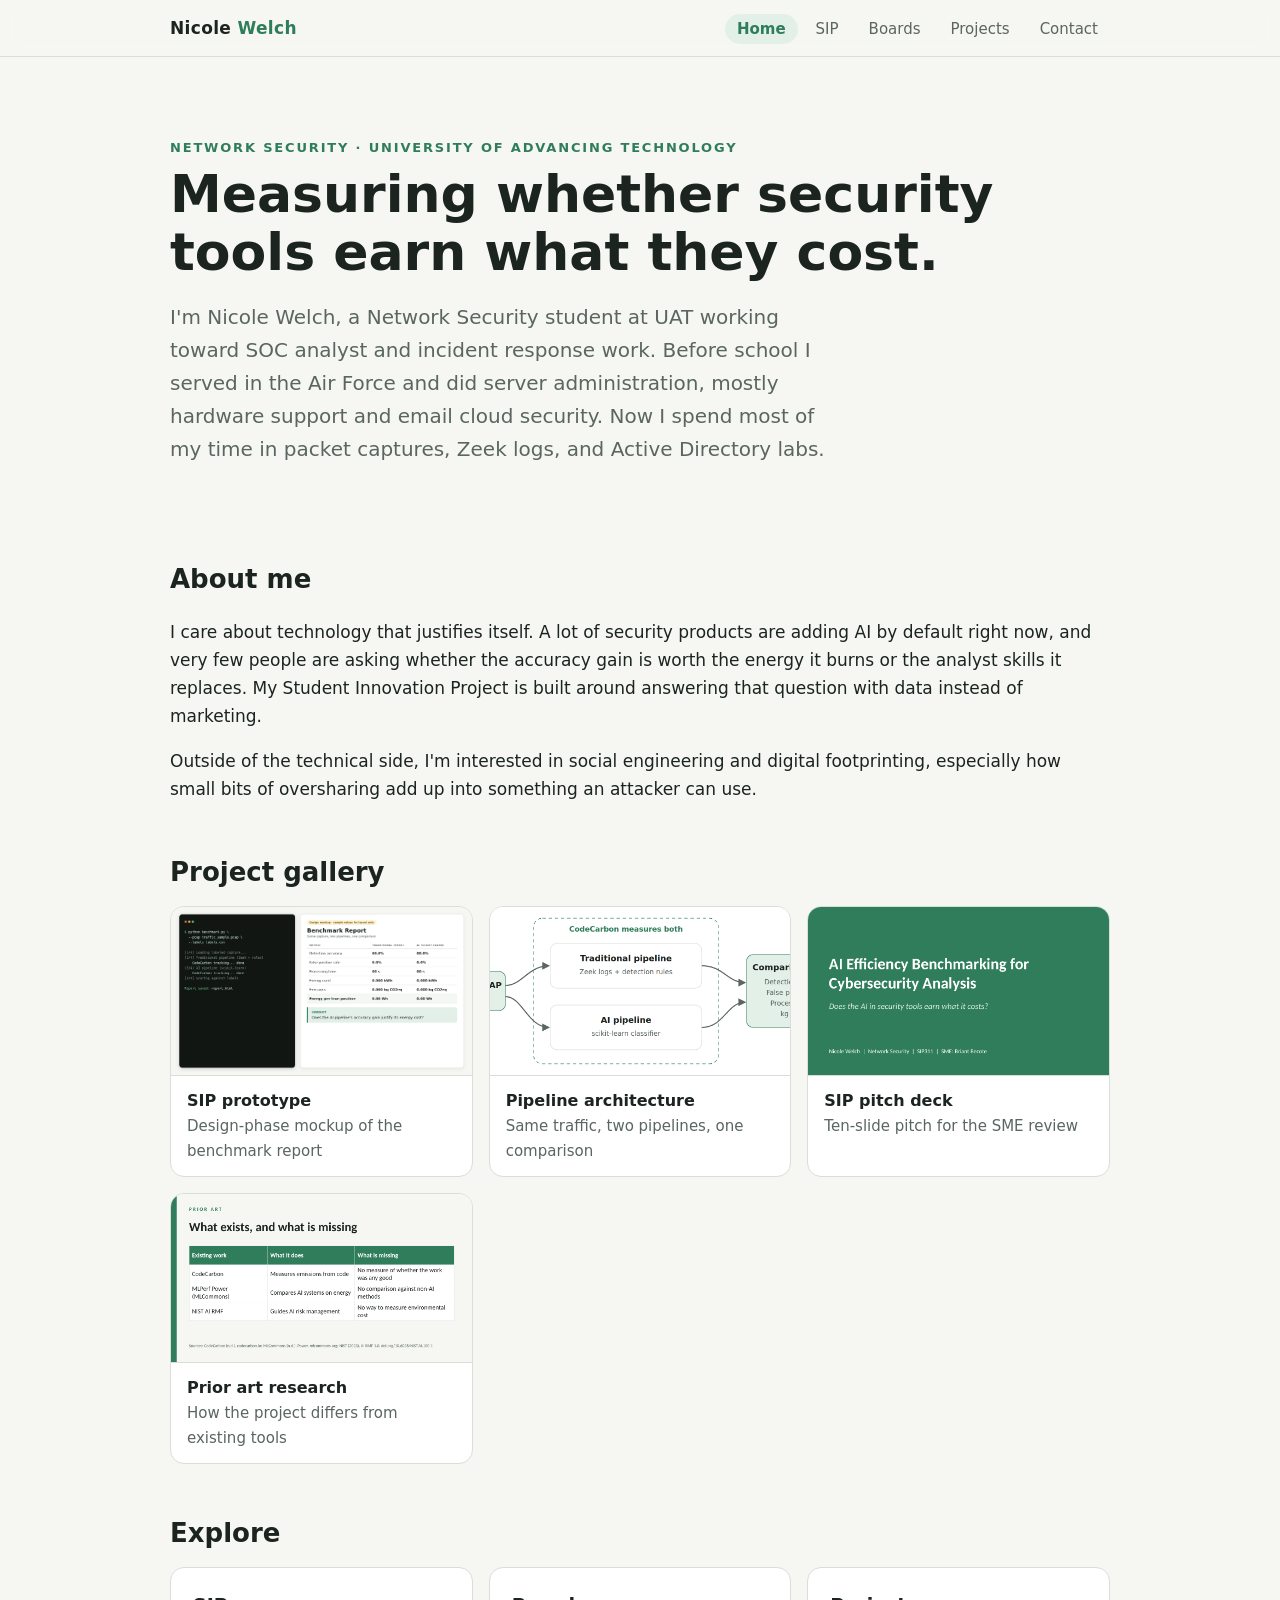
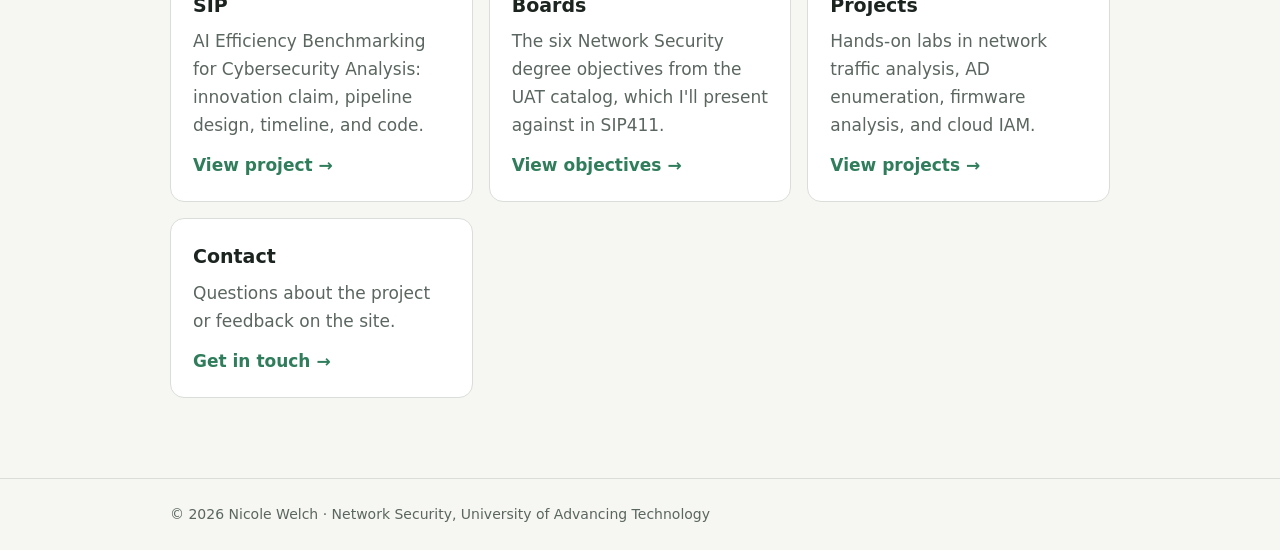
<file: index.html>
<!DOCTYPE html>
<html lang="en">
<head>
<meta charset="UTF-8">
<meta name="viewport" content="width=device-width, initial-scale=1.0">
<title>Nicole Welch | Network Security</title>
<meta name="description" content="Nicole Welch, Network Security student at the University of Advancing Technology. SIP portfolio and security projects.">
<link rel="stylesheet" href="style.css">
</head>
<body>
<header>
  <nav class="nav">
    <a class="brand" href="index.html">Nicole <span>Welch</span></a>
    <ul>
      <li><a class="link" href="index.html" aria-current="page">Home</a></li>
      <li><a class="link" href="sip.html">SIP</a></li>
      <li><a class="link" href="boards.html">Boards</a></li>
      <li><a class="link" href="projects.html">Projects</a></li>
      <li><a class="link" href="contact.html">Contact</a></li>
    </ul>
  </nav>
</header>
<main>
  <section class="hero">
    <p class="eyebrow">Network Security · University of Advancing Technology</p>
    <h1>Measuring whether security tools earn what they cost.</h1>
    <p class="lede">I'm Nicole Welch, a Network Security student at UAT working toward SOC analyst and incident response work. Before school I served in the Air Force and did server administration, mostly hardware support and email cloud security. Now I spend most of my time in packet captures, Zeek logs, and Active Directory labs.</p>
  </section>

  <h2>About me</h2>
  <p>I care about technology that justifies itself. A lot of security products are adding AI by default right now, and very few people are asking whether the accuracy gain is worth the energy it burns or the analyst skills it replaces. My Student Innovation Project is built around answering that question with data instead of marketing.</p>
  <p>Outside of the technical side, I'm interested in social engineering and digital footprinting, especially how small bits of oversharing add up into something an attacker can use.</p>

  <h2>Project gallery</h2>
  <div class="gallery">
    <figure><a href="sip.html"><img src="images/prototype-report.png" alt="Design mockup of the benchmark report next to the command that produces it"></a><figcaption><strong>SIP prototype</strong>Design-phase mockup of the benchmark report</figcaption></figure>
    <figure><a href="sip.html"><img src="images/pipeline-diagram.png" alt="Diagram of the two detection pipelines measured by CodeCarbon"></a><figcaption><strong>Pipeline architecture</strong>Same traffic, two pipelines, one comparison</figcaption></figure>
    <figure><a href="docs/Welch_Nicole_SIP311_Pitch.pptx"><img src="images/pitch-title.png" alt="Title slide of the SIP pitch deck"></a><figcaption><strong>SIP pitch deck</strong>Ten-slide pitch for the SME review</figcaption></figure>
    <figure><a href="docs/Welch_Nicole_SIP311_Pitch.pptx"><img src="images/pitch-prior-art.png" alt="Prior art comparison slide"></a><figcaption><strong>Prior art research</strong>How the project differs from existing tools</figcaption></figure>
  </div>

  <h2>Explore</h2>
  <div class="grid">
    <div class="card">
      <h3>SIP</h3>
      <p>AI Efficiency Benchmarking for Cybersecurity Analysis: innovation claim, pipeline design, timeline, and code.</p>
      <a class="more" href="sip.html">View project →</a>
    </div>
    <div class="card">
      <h3>Boards</h3>
      <p>The six Network Security degree objectives from the UAT catalog, which I'll present against in SIP411.</p>
      <a class="more" href="boards.html">View objectives →</a>
    </div>
    <div class="card">
      <h3>Projects</h3>
      <p>Hands-on labs in network traffic analysis, AD enumeration, firmware analysis, and cloud IAM.</p>
      <a class="more" href="projects.html">View projects →</a>
    </div>
    <div class="card">
      <h3>Contact</h3>
      <p>Questions about the project or feedback on the site.</p>
      <a class="more" href="contact.html">Get in touch →</a>
    </div>
  </div>
</main>
<footer><div>© 2026 Nicole Welch · Network Security, University of Advancing Technology</div></footer>
</body>
</html>
</file>
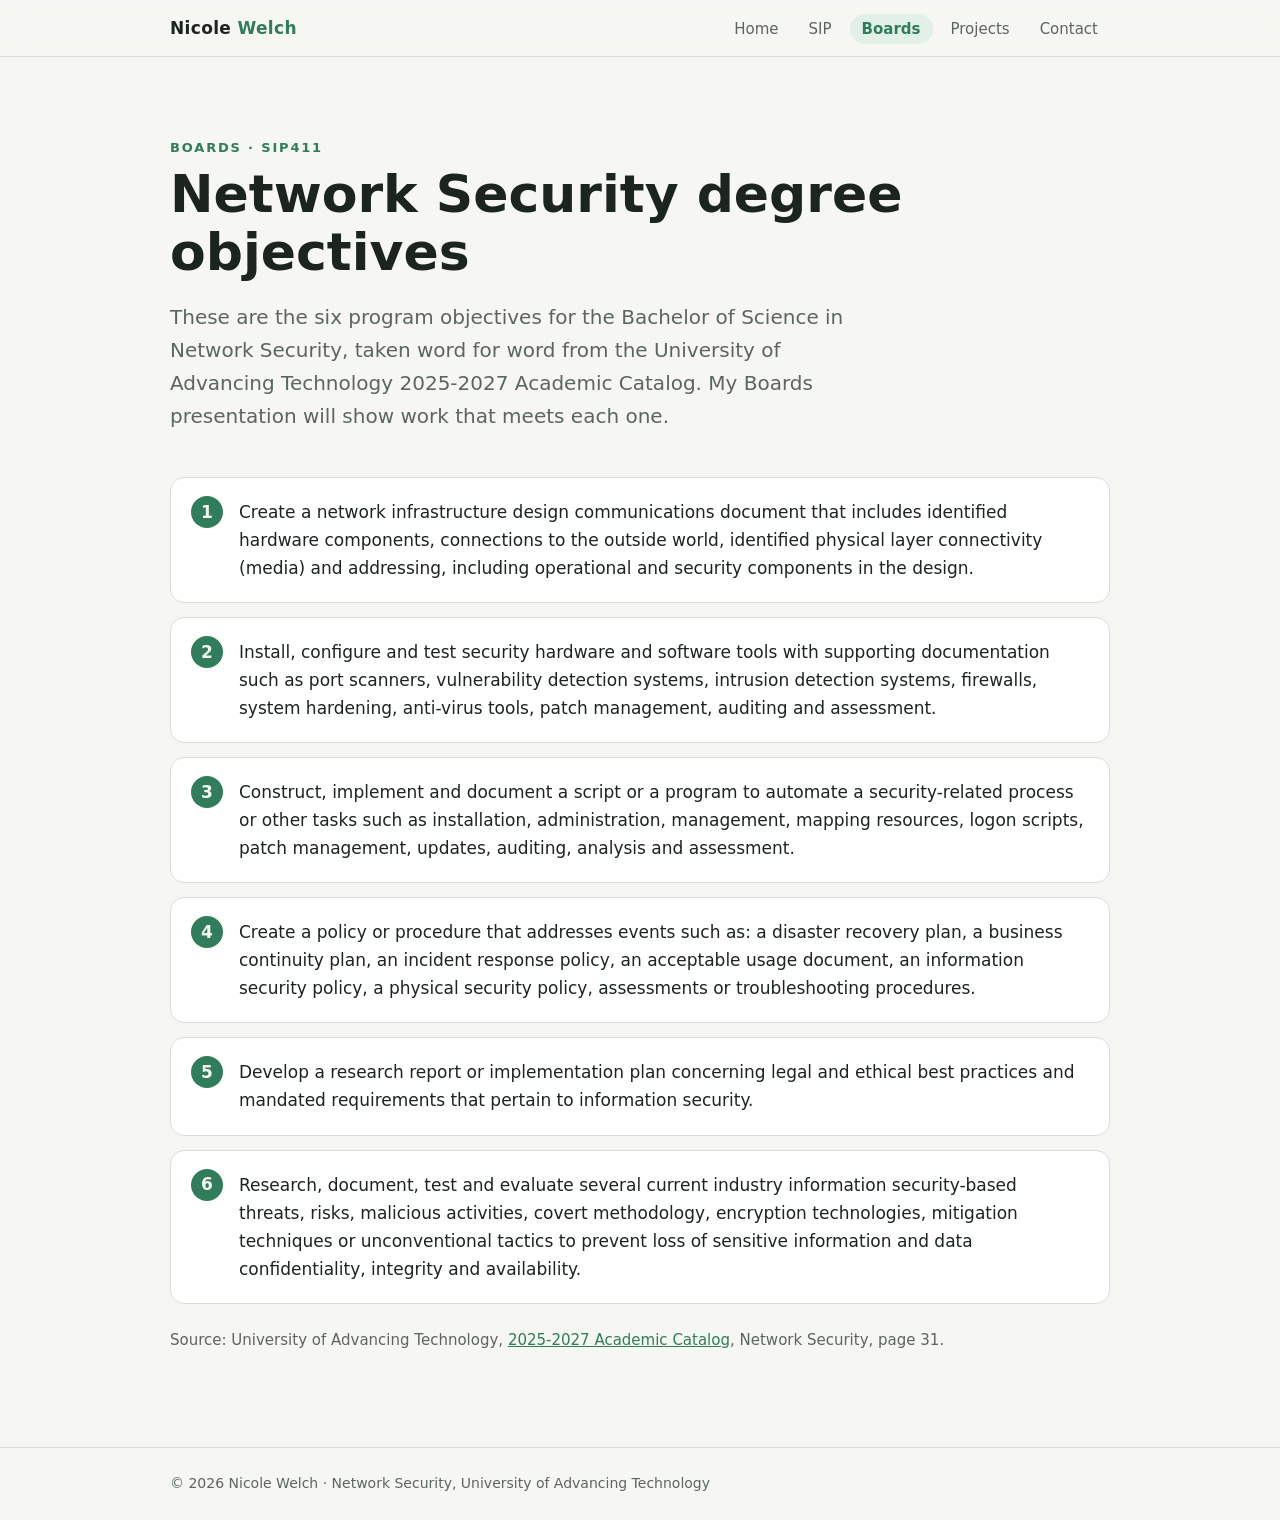
<file: boards.html>
<!DOCTYPE html>
<html lang="en">
<head>
<meta charset="UTF-8">
<meta name="viewport" content="width=device-width, initial-scale=1.0">
<title>Boards | Nicole Welch</title>
<meta name="description" content="UAT Network Security degree objectives for Nicole Welch's Boards presentation.">
<link rel="stylesheet" href="style.css">
</head>
<body>
<header>
  <nav class="nav">
    <a class="brand" href="index.html">Nicole <span>Welch</span></a>
    <ul>
      <li><a class="link" href="index.html">Home</a></li>
      <li><a class="link" href="sip.html">SIP</a></li>
      <li><a class="link" href="boards.html" aria-current="page">Boards</a></li>
      <li><a class="link" href="projects.html">Projects</a></li>
      <li><a class="link" href="contact.html">Contact</a></li>
    </ul>
  </nav>
</header>
<main>
  <section class="hero">
    <p class="eyebrow">Boards · SIP411</p>
    <h1>Network Security degree objectives</h1>
    <p class="lede">These are the six program objectives for the Bachelor of Science in Network Security, taken word for word from the University of Advancing Technology 2025-2027 Academic Catalog. My Boards presentation will show work that meets each one.</p>
  </section>

  <ol class="objectives">
    <li>Create a network infrastructure design communications document that includes identified hardware components, connections to the outside world, identified physical layer connectivity (media) and addressing, including operational and security components in the design.</li>
    <li>Install, configure and test security hardware and software tools with supporting documentation such as port scanners, vulnerability detection systems, intrusion detection systems, firewalls, system hardening, anti-virus tools, patch management, auditing and assessment.</li>
    <li>Construct, implement and document a script or a program to automate a security-related process or other tasks such as installation, administration, management, mapping resources, logon scripts, patch management, updates, auditing, analysis and assessment.</li>
    <li>Create a policy or procedure that addresses events such as: a disaster recovery plan, a business continuity plan, an incident response policy, an acceptable usage document, an information security policy, a physical security policy, assessments or troubleshooting procedures.</li>
    <li>Develop a research report or implementation plan concerning legal and ethical best practices and mandated requirements that pertain to information security.</li>
    <li>Research, document, test and evaluate several current industry information security-based threats, risks, malicious activities, covert methodology, encryption technologies, mitigation techniques or unconventional tactics to prevent loss of sensitive information and data confidentiality, integrity and availability.</li>
  </ol>

  <p style="margin-top:24px;color:var(--muted);font-size:15px">Source: University of Advancing Technology, <a href="https://www.uat.edu/media/UAT_Catalog_2026_V1_1.pdf">2025-2027 Academic Catalog</a>, Network Security, page 31.</p>
</main>
<footer><div>© 2026 Nicole Welch · Network Security, University of Advancing Technology</div></footer>
</body>
</html>
</file>
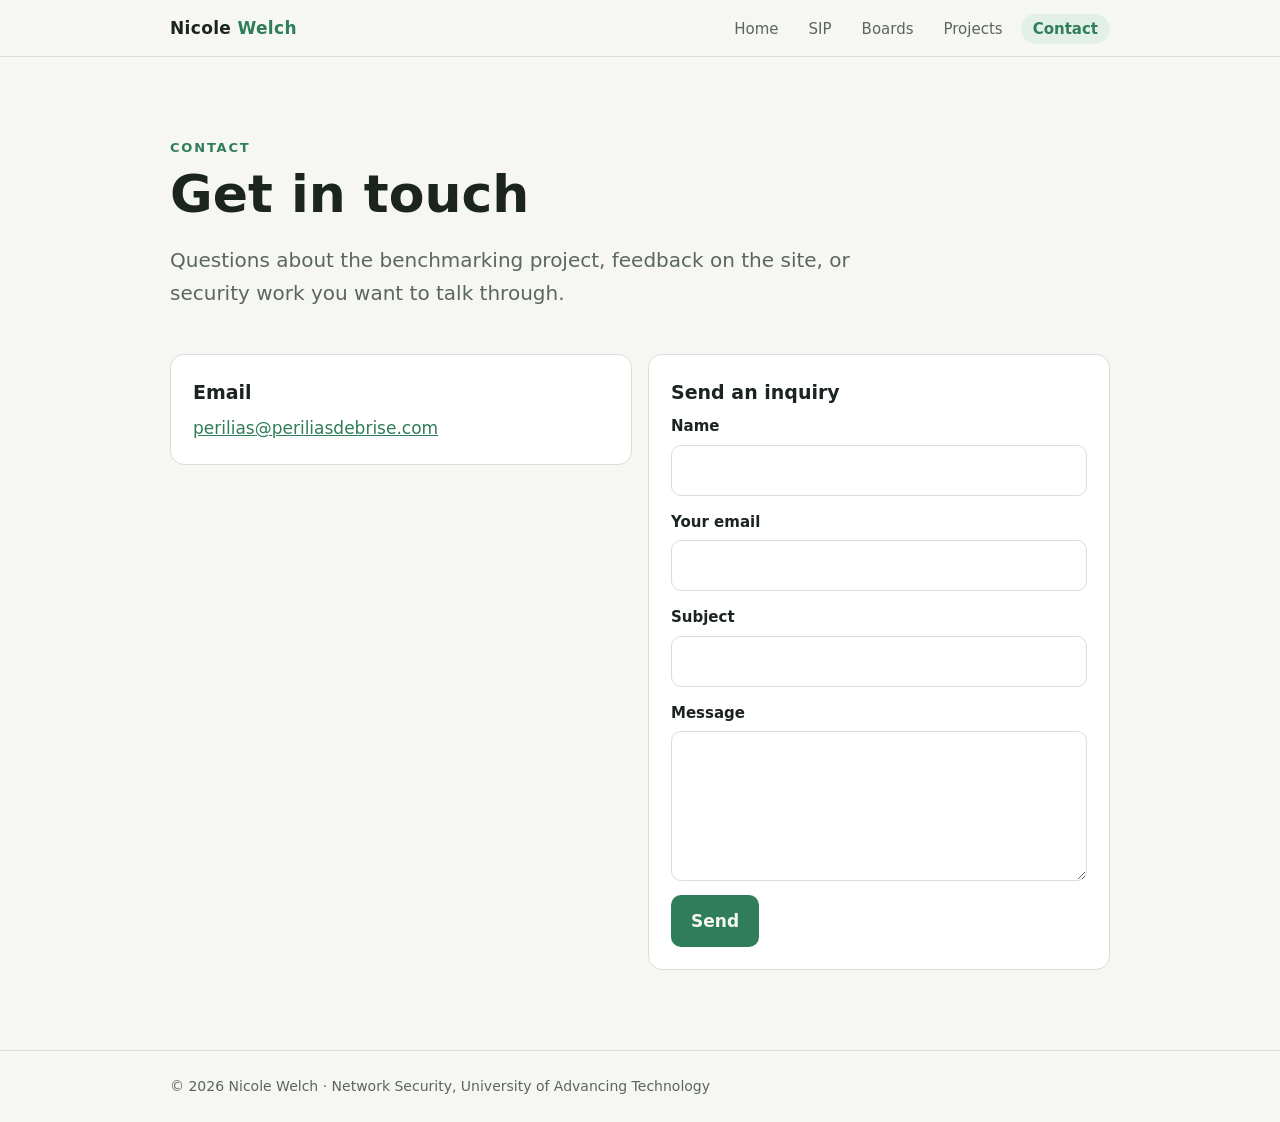
<file: contact.html>
<!DOCTYPE html>
<html lang="en">
<head>
<meta charset="UTF-8">
<meta name="viewport" content="width=device-width, initial-scale=1.0">
<title>Contact | Nicole Welch</title>
<meta name="description" content="Contact Nicole Welch about her SIP or security projects.">
<link rel="stylesheet" href="style.css">
</head>
<body>
<header>
  <nav class="nav">
    <a class="brand" href="index.html">Nicole <span>Welch</span></a>
    <ul>
      <li><a class="link" href="index.html">Home</a></li>
      <li><a class="link" href="sip.html">SIP</a></li>
      <li><a class="link" href="boards.html">Boards</a></li>
      <li><a class="link" href="projects.html">Projects</a></li>
      <li><a class="link" href="contact.html" aria-current="page">Contact</a></li>
    </ul>
  </nav>
</header>
<main>
  <section class="hero">
    <p class="eyebrow">Contact</p>
    <h1>Get in touch</h1>
    <p class="lede">Questions about the benchmarking project, feedback on the site, or security work you want to talk through.</p>
  </section>

  <div class="grid" style="align-items:start">
    <div class="card" id="contact" data-email="perilias@periliasdebrise.com">
      <h3>Email</h3>
      <p><a id="email-link" href="mailto:perilias@periliasdebrise.com">perilias@periliasdebrise.com</a></p>
    </div>
    <div class="card">
      <h3>Send an inquiry</h3>
      <form id="inquiry">
        <label>Name<input name="name" required></label>
        <label>Your email<input name="from" type="email" required></label>
        <label>Subject<input name="subject" required></label>
        <label>Message<textarea name="message" required></textarea></label>
        <button type="submit">Send</button>
      </form>
    </div>
  </div>
</main>
<footer><div>© 2026 Nicole Welch · Network Security, University of Advancing Technology</div></footer>
<script>
  (function () {
    var email = document.getElementById("contact").dataset.email;
    var link = document.getElementById("email-link");
    link.textContent = email;
    link.href = "mailto:" + email;
    document.getElementById("inquiry").addEventListener("submit", function (e) {
      e.preventDefault();
      var f = e.target;
      var body = f.message.value + "\n\n" + f.name.value + "\n" + f.from.value;
      location.href = "mailto:" + email + "?subject=" + encodeURIComponent(f.subject.value) + "&body=" + encodeURIComponent(body);
    });
  })();
</script>
</body>
</html>
</file>
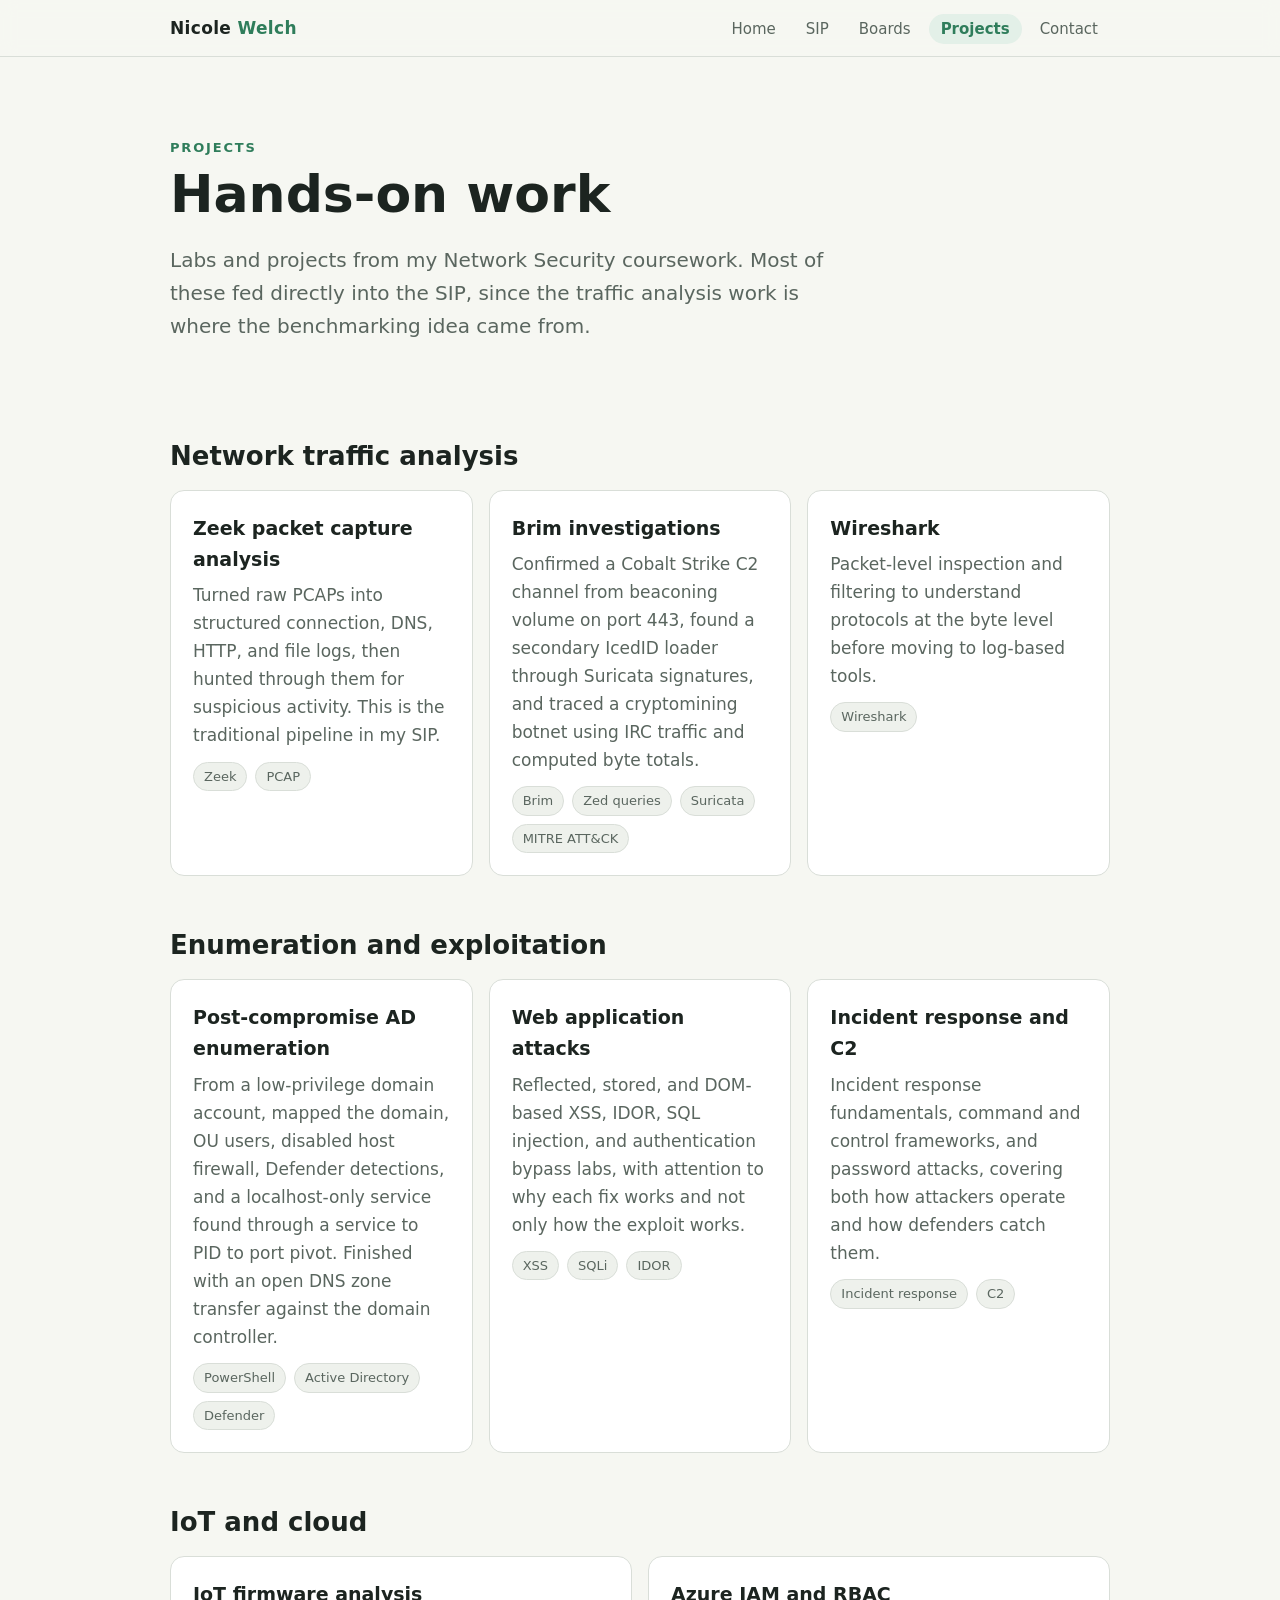
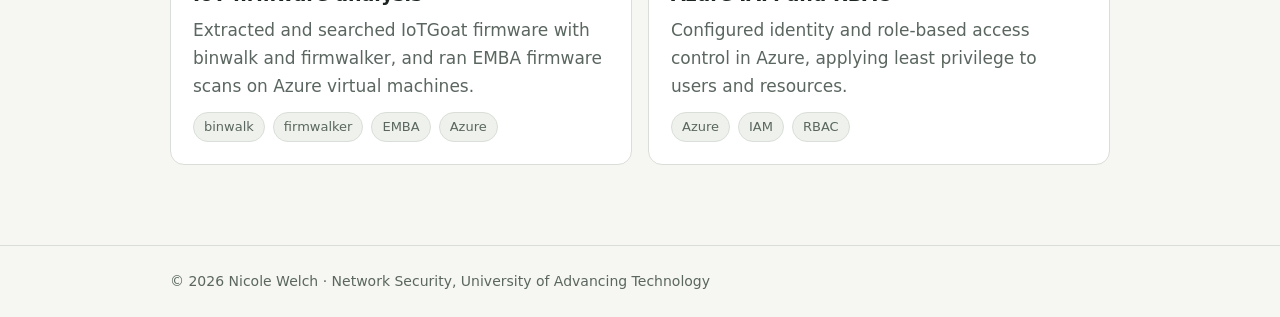
<file: projects.html>
<!DOCTYPE html>
<html lang="en">
<head>
<meta charset="UTF-8">
<meta name="viewport" content="width=device-width, initial-scale=1.0">
<title>Projects | Nicole Welch</title>
<meta name="description" content="Hands-on network security labs and projects by Nicole Welch.">
<link rel="stylesheet" href="style.css">
</head>
<body>
<header>
  <nav class="nav">
    <a class="brand" href="index.html">Nicole <span>Welch</span></a>
    <ul>
      <li><a class="link" href="index.html">Home</a></li>
      <li><a class="link" href="sip.html">SIP</a></li>
      <li><a class="link" href="boards.html">Boards</a></li>
      <li><a class="link" href="projects.html" aria-current="page">Projects</a></li>
      <li><a class="link" href="contact.html">Contact</a></li>
    </ul>
  </nav>
</header>
<main>
  <section class="hero">
    <p class="eyebrow">Projects</p>
    <h1>Hands-on work</h1>
    <p class="lede">Labs and projects from my Network Security coursework. Most of these fed directly into the SIP, since the traffic analysis work is where the benchmarking idea came from.</p>
  </section>

  <h2>Network traffic analysis</h2>
  <div class="grid">
    <div class="card">
      <h3>Zeek packet capture analysis</h3>
      <p>Turned raw PCAPs into structured connection, DNS, HTTP, and file logs, then hunted through them for suspicious activity. This is the traditional pipeline in my SIP.</p>
      <div class="tags"><span class="tag">Zeek</span><span class="tag">PCAP</span></div>
    </div>
    <div class="card">
      <h3>Brim investigations</h3>
      <p>Confirmed a Cobalt Strike C2 channel from beaconing volume on port 443, found a secondary IcedID loader through Suricata signatures, and traced a cryptomining botnet using IRC traffic and computed byte totals.</p>
      <div class="tags"><span class="tag">Brim</span><span class="tag">Zed queries</span><span class="tag">Suricata</span><span class="tag">MITRE ATT&amp;CK</span></div>
    </div>
    <div class="card">
      <h3>Wireshark</h3>
      <p>Packet-level inspection and filtering to understand protocols at the byte level before moving to log-based tools.</p>
      <div class="tags"><span class="tag">Wireshark</span></div>
    </div>
  </div>

  <h2>Enumeration and exploitation</h2>
  <div class="grid">
    <div class="card">
      <h3>Post-compromise AD enumeration</h3>
      <p>From a low-privilege domain account, mapped the domain, OU users, disabled host firewall, Defender detections, and a localhost-only service found through a service to PID to port pivot. Finished with an open DNS zone transfer against the domain controller.</p>
      <div class="tags"><span class="tag">PowerShell</span><span class="tag">Active Directory</span><span class="tag">Defender</span></div>
    </div>
    <div class="card">
      <h3>Web application attacks</h3>
      <p>Reflected, stored, and DOM-based XSS, IDOR, SQL injection, and authentication bypass labs, with attention to why each fix works and not only how the exploit works.</p>
      <div class="tags"><span class="tag">XSS</span><span class="tag">SQLi</span><span class="tag">IDOR</span></div>
    </div>
    <div class="card">
      <h3>Incident response and C2</h3>
      <p>Incident response fundamentals, command and control frameworks, and password attacks, covering both how attackers operate and how defenders catch them.</p>
      <div class="tags"><span class="tag">Incident response</span><span class="tag">C2</span></div>
    </div>
  </div>

  <h2>IoT and cloud</h2>
  <div class="grid">
    <div class="card">
      <h3>IoT firmware analysis</h3>
      <p>Extracted and searched IoTGoat firmware with binwalk and firmwalker, and ran EMBA firmware scans on Azure virtual machines.</p>
      <div class="tags"><span class="tag">binwalk</span><span class="tag">firmwalker</span><span class="tag">EMBA</span><span class="tag">Azure</span></div>
    </div>
    <div class="card">
      <h3>Azure IAM and RBAC</h3>
      <p>Configured identity and role-based access control in Azure, applying least privilege to users and resources.</p>
      <div class="tags"><span class="tag">Azure</span><span class="tag">IAM</span><span class="tag">RBAC</span></div>
    </div>
  </div>
</main>
<footer><div>© 2026 Nicole Welch · Network Security, University of Advancing Technology</div></footer>
</body>
</html>
</file>
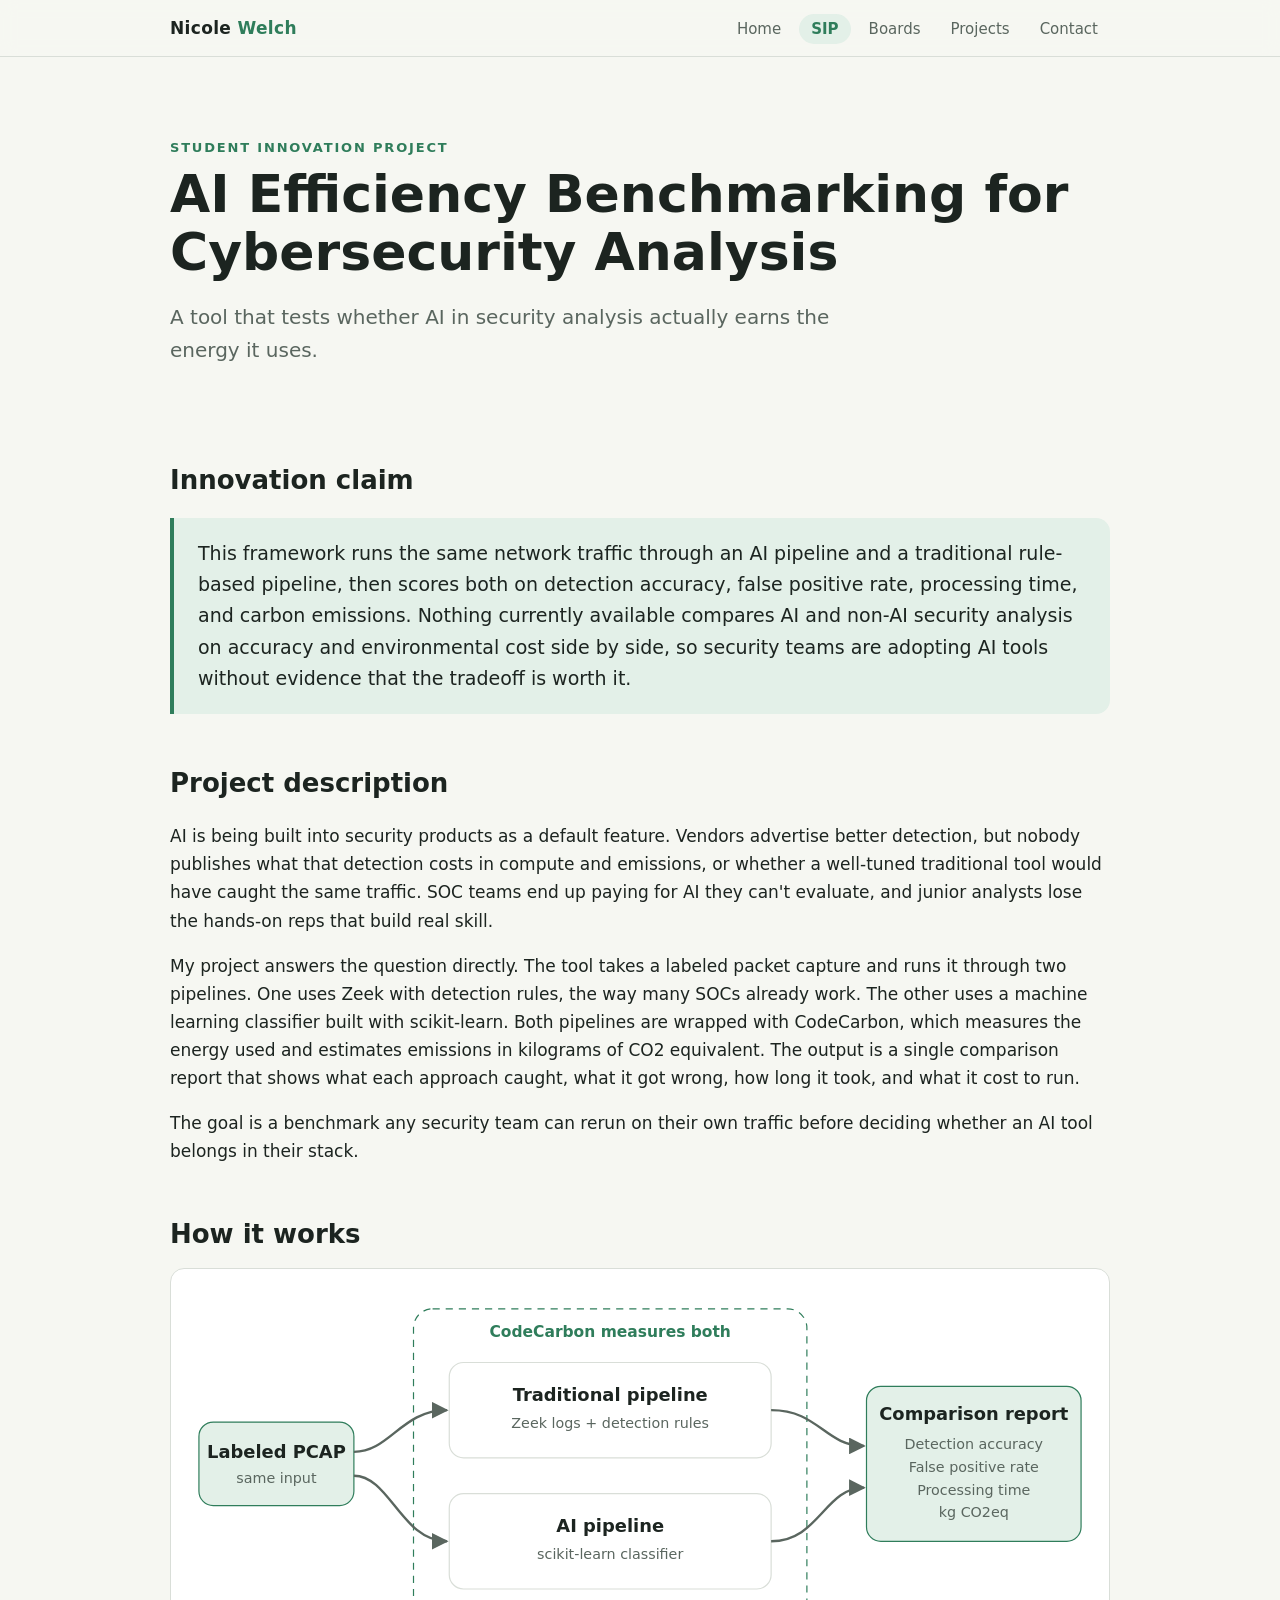
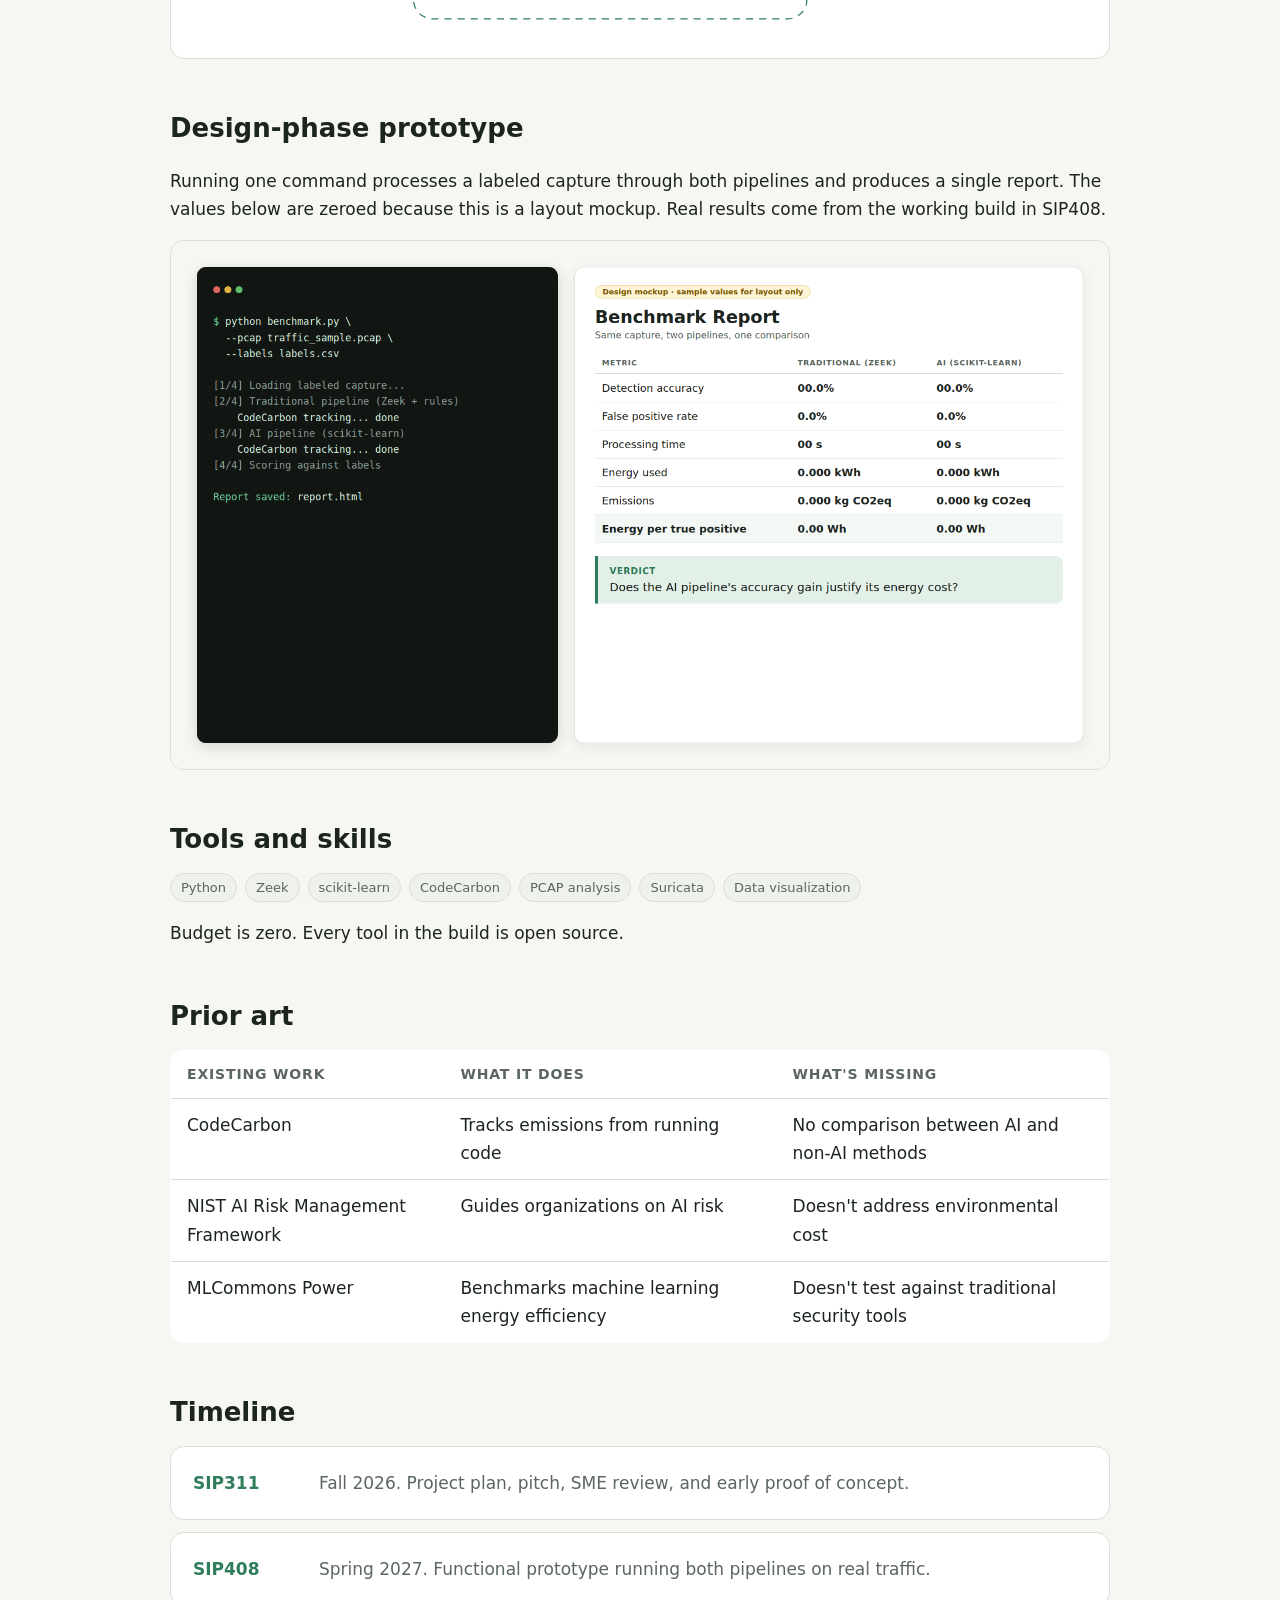
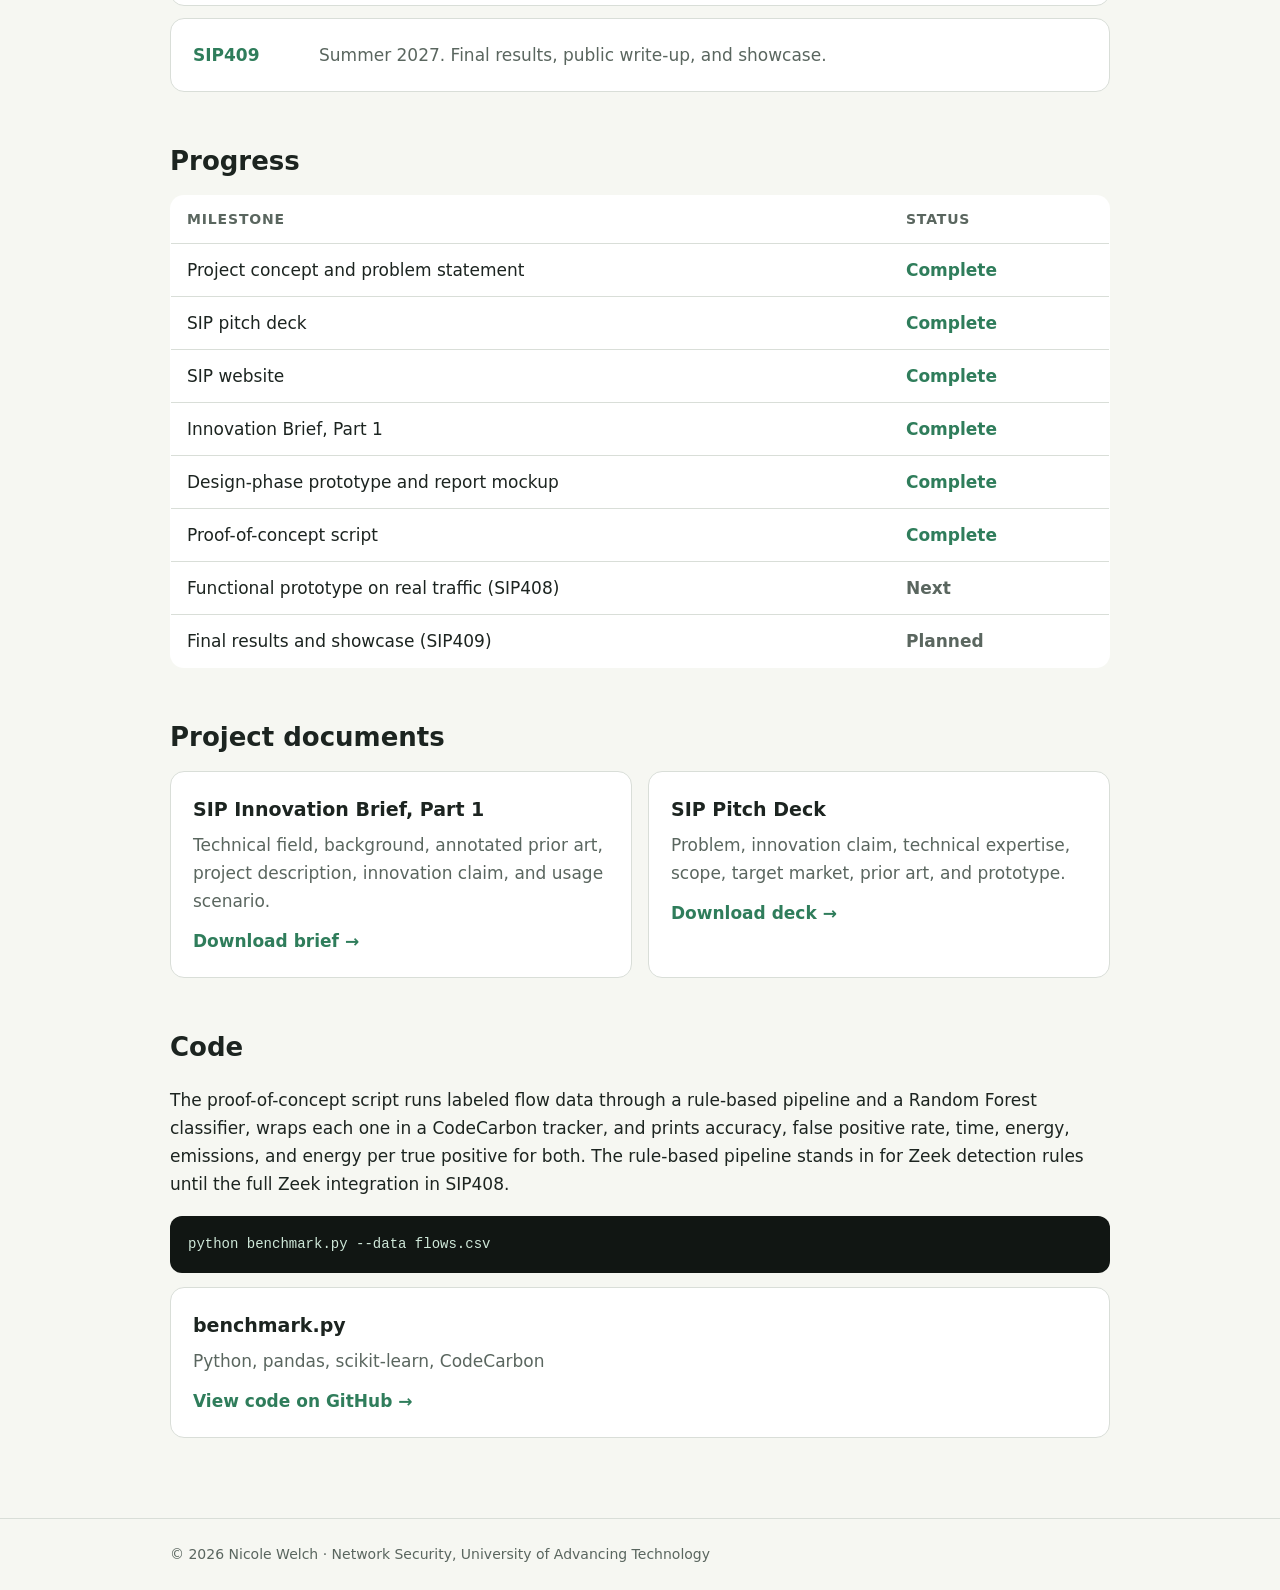
<file: sip.html>
<!DOCTYPE html>
<html lang="en">
<head>
<meta charset="UTF-8">
<meta name="viewport" content="width=device-width, initial-scale=1.0">
<title>SIP | Nicole Welch</title>
<meta name="description" content="AI Efficiency Benchmarking for Cybersecurity Analysis, a Student Innovation Project by Nicole Welch.">
<link rel="stylesheet" href="style.css">
</head>
<body>
<header>
  <nav class="nav">
    <a class="brand" href="index.html">Nicole <span>Welch</span></a>
    <ul>
      <li><a class="link" href="index.html">Home</a></li>
      <li><a class="link" href="sip.html" aria-current="page">SIP</a></li>
      <li><a class="link" href="boards.html">Boards</a></li>
      <li><a class="link" href="projects.html">Projects</a></li>
      <li><a class="link" href="contact.html">Contact</a></li>
    </ul>
  </nav>
</header>
<main>
  <section class="hero">
    <p class="eyebrow">Student Innovation Project</p>
    <h1>AI Efficiency Benchmarking for Cybersecurity Analysis</h1>
    <p class="lede">A tool that tests whether AI in security analysis actually earns the energy it uses.</p>
  </section>

  <h2>Innovation claim</h2>
  <div class="claim">This framework runs the same network traffic through an AI pipeline and a traditional rule-based pipeline, then scores both on detection accuracy, false positive rate, processing time, and carbon emissions. Nothing currently available compares AI and non-AI security analysis on accuracy and environmental cost side by side, so security teams are adopting AI tools without evidence that the tradeoff is worth it.</div>

  <h2>Project description</h2>
  <p>AI is being built into security products as a default feature. Vendors advertise better detection, but nobody publishes what that detection costs in compute and emissions, or whether a well-tuned traditional tool would have caught the same traffic. SOC teams end up paying for AI they can't evaluate, and junior analysts lose the hands-on reps that build real skill.</p>
  <p>My project answers the question directly. The tool takes a labeled packet capture and runs it through two pipelines. One uses Zeek with detection rules, the way many SOCs already work. The other uses a machine learning classifier built with scikit-learn. Both pipelines are wrapped with CodeCarbon, which measures the energy used and estimates emissions in kilograms of CO2 equivalent. The output is a single comparison report that shows what each approach caught, what it got wrong, how long it took, and what it cost to run.</p>
  <p>The goal is a benchmark any security team can rerun on their own traffic before deciding whether an AI tool belongs in their stack.</p>

  <h2>How it works</h2>
  <div class="diagram" role="img" aria-label="Diagram: a labeled PCAP feeds two pipelines, Zeek with rules and a scikit-learn classifier, both measured by CodeCarbon, which feed a comparison report of accuracy, false positive rate, time, and emissions.">
    <svg viewBox="0 0 760 300" xmlns="http://www.w3.org/2000/svg" font-family="system-ui, sans-serif">
      <defs>
        <marker id="arr" viewBox="0 0 10 10" refX="9" refY="5" markerWidth="7" markerHeight="7" orient="auto">
          <path d="M0,0 L10,5 L0,10 z" fill="var(--muted)"/>
        </marker>
      </defs>
      <rect x="10" y="115" width="130" height="70" rx="12" fill="var(--accent-soft)" stroke="var(--accent)"/>
      <text x="75" y="145" text-anchor="middle" font-size="15" font-weight="700" fill="var(--ink)">Labeled PCAP</text>
      <text x="75" y="166" text-anchor="middle" font-size="12" fill="var(--muted)">same input</text>

      <rect x="190" y="20" width="330" height="260" rx="16" fill="none" stroke="var(--accent)" stroke-dasharray="6 5"/>
      <text x="355" y="44" text-anchor="middle" font-size="13" font-weight="700" fill="var(--accent)">CodeCarbon measures both</text>

      <rect x="220" y="65" width="270" height="80" rx="12" fill="var(--surface)" stroke="var(--line)"/>
      <text x="355" y="97" text-anchor="middle" font-size="15" font-weight="700" fill="var(--ink)">Traditional pipeline</text>
      <text x="355" y="120" text-anchor="middle" font-size="12" fill="var(--muted)">Zeek logs + detection rules</text>

      <rect x="220" y="175" width="270" height="80" rx="12" fill="var(--surface)" stroke="var(--line)"/>
      <text x="355" y="207" text-anchor="middle" font-size="15" font-weight="700" fill="var(--ink)">AI pipeline</text>
      <text x="355" y="230" text-anchor="middle" font-size="12" fill="var(--muted)">scikit-learn classifier</text>

      <rect x="570" y="85" width="180" height="130" rx="12" fill="var(--accent-soft)" stroke="var(--accent)"/>
      <text x="660" y="113" text-anchor="middle" font-size="15" font-weight="700" fill="var(--ink)">Comparison report</text>
      <text x="660" y="138" text-anchor="middle" font-size="12" fill="var(--muted)">Detection accuracy</text>
      <text x="660" y="157" text-anchor="middle" font-size="12" fill="var(--muted)">False positive rate</text>
      <text x="660" y="176" text-anchor="middle" font-size="12" fill="var(--muted)">Processing time</text>
      <text x="660" y="195" text-anchor="middle" font-size="12" fill="var(--muted)">kg CO2eq</text>

      <path d="M140 140 C170 140, 180 105, 218 105" fill="none" stroke="var(--muted)" stroke-width="2" marker-end="url(#arr)"/>
      <path d="M140 160 C170 160, 180 215, 218 215" fill="none" stroke="var(--muted)" stroke-width="2" marker-end="url(#arr)"/>
      <path d="M490 105 C530 105, 535 135, 568 135" fill="none" stroke="var(--muted)" stroke-width="2" marker-end="url(#arr)"/>
      <path d="M490 215 C530 215, 535 170, 568 170" fill="none" stroke="var(--muted)" stroke-width="2" marker-end="url(#arr)"/>
    </svg>
  </div>

  <h2>Design-phase prototype</h2>
  <p>Running one command processes a labeled capture through both pipelines and produces a single report. The values below are zeroed because this is a layout mockup. Real results come from the working build in SIP408.</p>
  <img class="shot" src="images/prototype-report.png" alt="Design mockup of the benchmark report next to the command that produces it">

  <h2>Tools and skills</h2>
  <div class="tags">
    <span class="tag">Python</span><span class="tag">Zeek</span><span class="tag">scikit-learn</span>
    <span class="tag">CodeCarbon</span><span class="tag">PCAP analysis</span><span class="tag">Suricata</span>
    <span class="tag">Data visualization</span>
  </div>
  <p>Budget is zero. Every tool in the build is open source.</p>

  <h2>Prior art</h2>
  <table>
    <tr><th>Existing work</th><th>What it does</th><th>What's missing</th></tr>
    <tr><td>CodeCarbon</td><td>Tracks emissions from running code</td><td>No comparison between AI and non-AI methods</td></tr>
    <tr><td>NIST AI Risk Management Framework</td><td>Guides organizations on AI risk</td><td>Doesn't address environmental cost</td></tr>
    <tr><td>MLCommons Power</td><td>Benchmarks machine learning energy efficiency</td><td>Doesn't test against traditional security tools</td></tr>
  </table>

  <h2>Timeline</h2>
  <div class="timeline">
    <div class="card"><strong>SIP311</strong><p>Fall 2026. Project plan, pitch, SME review, and early proof of concept.</p></div>
    <div class="card"><strong>SIP408</strong><p>Spring 2027. Functional prototype running both pipelines on real traffic.</p></div>
    <div class="card"><strong>SIP409</strong><p>Summer 2027. Final results, public write-up, and showcase.</p></div>
  </div>

  <h2>Progress</h2>
  <table>
    <tr><th>Milestone</th><th>Status</th></tr>
    <tr><td>Project concept and problem statement</td><td class="done">Complete</td></tr>
    <tr><td>SIP pitch deck</td><td class="done">Complete</td></tr>
    <tr><td>SIP website</td><td class="done">Complete</td></tr>
    <tr><td>Innovation Brief, Part 1</td><td class="done">Complete</td></tr>
    <tr><td>Design-phase prototype and report mockup</td><td class="done">Complete</td></tr>
    <tr><td>Proof-of-concept script</td><td class="done">Complete</td></tr>
    <tr><td>Functional prototype on real traffic (SIP408)</td><td class="next">Next</td></tr>
    <tr><td>Final results and showcase (SIP409)</td><td class="next">Planned</td></tr>
  </table>

  <h2>Project documents</h2>
  <div class="grid">
    <div class="card">
      <h3>SIP Innovation Brief, Part 1</h3>
      <p>Technical field, background, annotated prior art, project description, innovation claim, and usage scenario.</p>
      <a class="more" href="docs/Welch_Nicole_SIP_Innovation_Brief_Part1.docx">Download brief →</a>
    </div>
    <div class="card">
      <h3>SIP Pitch Deck</h3>
      <p>Problem, innovation claim, technical expertise, scope, target market, prior art, and prototype.</p>
      <a class="more" href="docs/Welch_Nicole_SIP311_Pitch.pptx">Download deck →</a>
    </div>
  </div>

  <h2>Code</h2>
  <p>The proof-of-concept script runs labeled flow data through a rule-based pipeline and a Random Forest classifier, wraps each one in a CodeCarbon tracker, and prints accuracy, false positive rate, time, energy, emissions, and energy per true positive for both. The rule-based pipeline stands in for Zeek detection rules until the full Zeek integration in SIP408.</p>
  <pre class="code">python benchmark.py --data flows.csv</pre>
  <div class="card">
    <h3>benchmark.py</h3>
    <p>Python, pandas, scikit-learn, CodeCarbon</p>
    <a class="more" href="https://github.com/Breezebrise/SIP-Website/blob/main/code/benchmark.py">View code on GitHub →</a>
  </div>
</main>
<footer><div>© 2026 Nicole Welch · Network Security, University of Advancing Technology</div></footer>
</body>
</html>
</file>
<file: style.css>
:root {
  --bg: #f6f7f2;
  --surface: #ffffff;
  --ink: #1c2420;
  --muted: #5a665f;
  --accent: #2f7d5b;
  --accent-soft: #e3f0e8;
  --line: #d9ded8;
  --code: #eef1ec;
}
@media (prefers-color-scheme: dark) {
  :root {
    --bg: #111613;
    --surface: #18201b;
    --ink: #e6ece7;
    --muted: #9aa89f;
    --accent: #6cc79a;
    --accent-soft: #1f3228;
    --line: #2a352e;
    --code: #1f2922;
  }
}
* { box-sizing: border-box; }
html { scroll-behavior: smooth; }
body {
  margin: 0;
  background: var(--bg);
  color: var(--ink);
  font-family: "Inter", system-ui, -apple-system, "Segoe UI", sans-serif;
  line-height: 1.65;
  font-size: 17px;
}
a { color: var(--accent); }
header {
  position: sticky; top: 0; z-index: 10;
  background: color-mix(in srgb, var(--bg) 88%, transparent);
  backdrop-filter: blur(8px);
  border-bottom: 1px solid var(--line);
}
.nav {
  max-width: 980px; margin: 0 auto; padding: 14px 20px;
  display: flex; align-items: center; justify-content: space-between; gap: 16px; flex-wrap: wrap;
}
.brand { font-weight: 700; color: var(--ink); text-decoration: none; letter-spacing: .02em; }
.brand span { color: var(--accent); }
.nav ul { list-style: none; display: flex; gap: 6px; margin: 0; padding: 0; flex-wrap: wrap; }
.nav a.link {
  text-decoration: none; color: var(--muted); padding: 6px 12px; border-radius: 999px; font-size: 15px;
}
.nav a.link:hover { color: var(--ink); background: var(--accent-soft); }
.nav a.link[aria-current="page"] { color: var(--accent); background: var(--accent-soft); font-weight: 600; }
main { max-width: 980px; margin: 0 auto; padding: 40px 20px 80px; }
.hero { padding: 40px 0 24px; }
.eyebrow { text-transform: uppercase; letter-spacing: .14em; font-size: 13px; color: var(--accent); font-weight: 700; margin: 0 0 8px; }
h1 { font-size: clamp(32px, 6vw, 52px); line-height: 1.1; margin: 0 0 16px; }
h2 { font-size: 26px; margin: 48px 0 12px; }
h3 { font-size: 19px; margin: 0 0 6px; }
.lede { font-size: 20px; color: var(--muted); max-width: 680px; }
.grid { display: grid; gap: 16px; grid-template-columns: repeat(auto-fit, minmax(260px, 1fr)); }
.card {
  background: var(--surface); border: 1px solid var(--line); border-radius: 14px; padding: 22px;
}
.card p { margin: 0; color: var(--muted); }
.card a.more { display: inline-block; margin-top: 12px; font-weight: 600; text-decoration: none; }
.claim {
  background: var(--accent-soft); border-left: 4px solid var(--accent);
  padding: 20px 24px; border-radius: 0 14px 14px 0; font-size: 19px; margin: 16px 0;
}
.tags { display: flex; flex-wrap: wrap; gap: 8px; margin-top: 12px; }
.tag { font-size: 13px; background: var(--code); border: 1px solid var(--line); padding: 3px 10px; border-radius: 999px; color: var(--muted); }
table { width: 100%; border-collapse: collapse; background: var(--surface); border: 1px solid var(--line); border-radius: 14px; overflow: hidden; }
th, td { text-align: left; padding: 12px 16px; border-bottom: 1px solid var(--line); vertical-align: top; }
th { font-size: 14px; color: var(--muted); text-transform: uppercase; letter-spacing: .06em; }
tr:last-child td { border-bottom: none; }
ol.objectives { counter-reset: obj; list-style: none; padding: 0; margin: 0; display: grid; gap: 14px; }
ol.objectives li {
  counter-increment: obj; background: var(--surface); border: 1px solid var(--line);
  border-radius: 14px; padding: 20px 22px 20px 68px; position: relative;
}
ol.objectives li::before {
  content: counter(obj); position: absolute; left: 20px; top: 18px;
  width: 32px; height: 32px; border-radius: 50%; background: var(--accent); color: var(--bg);
  display: grid; place-items: center; font-weight: 700;
}
.diagram { background: var(--surface); border: 1px solid var(--line); border-radius: 14px; padding: 16px; overflow-x: auto; }
.diagram svg { width: 100%; min-width: 560px; height: auto; display: block; }
.timeline { display: grid; gap: 12px; }
.timeline .card { display: grid; grid-template-columns: 110px 1fr; gap: 16px; align-items: start; }
.timeline strong { color: var(--accent); }
form { display: grid; gap: 14px; max-width: 560px; }
label { font-weight: 600; font-size: 15px; display: grid; gap: 6px; }
input, textarea {
  font: inherit; padding: 12px 14px; border-radius: 10px; border: 1px solid var(--line);
  background: var(--surface); color: var(--ink);
}
textarea { min-height: 150px; resize: vertical; }
button {
  font: inherit; font-weight: 600; background: var(--accent); color: var(--bg);
  border: none; padding: 12px 20px; border-radius: 10px; cursor: pointer; justify-self: start;
}
button:hover { filter: brightness(1.08); }
footer { border-top: 1px solid var(--line); color: var(--muted); font-size: 14px; }
footer div { max-width: 980px; margin: 0 auto; padding: 24px 20px; }
.gallery { display: grid; gap: 16px; grid-template-columns: repeat(auto-fit, minmax(260px, 1fr)); }
.gallery figure { margin: 0; background: var(--surface); border: 1px solid var(--line); border-radius: 14px; overflow: hidden; }
.gallery img { width: 100%; aspect-ratio: 16/9; object-fit: cover; display: block; border-bottom: 1px solid var(--line); background: #fff; }
.gallery figcaption { padding: 12px 16px; font-size: 15px; color: var(--muted); }
.gallery figcaption strong { display: block; color: var(--ink); font-size: 16px; }
.shot { width: 100%; border-radius: 14px; border: 1px solid var(--line); display: block; background: #fff; }
.done { color: var(--accent); font-weight: 700; }
.next { color: var(--muted); font-weight: 700; }
pre.code { background: #111613; color: #cfe8d9; padding: 18px; border-radius: 12px; overflow-x: auto; font-size: 14px; line-height: 1.5; }
@media (max-width: 600px) {
  .timeline .card { grid-template-columns: 1fr; gap: 4px; }
  ol.objectives li { padding-left: 22px; padding-top: 60px; }
}
</file>
